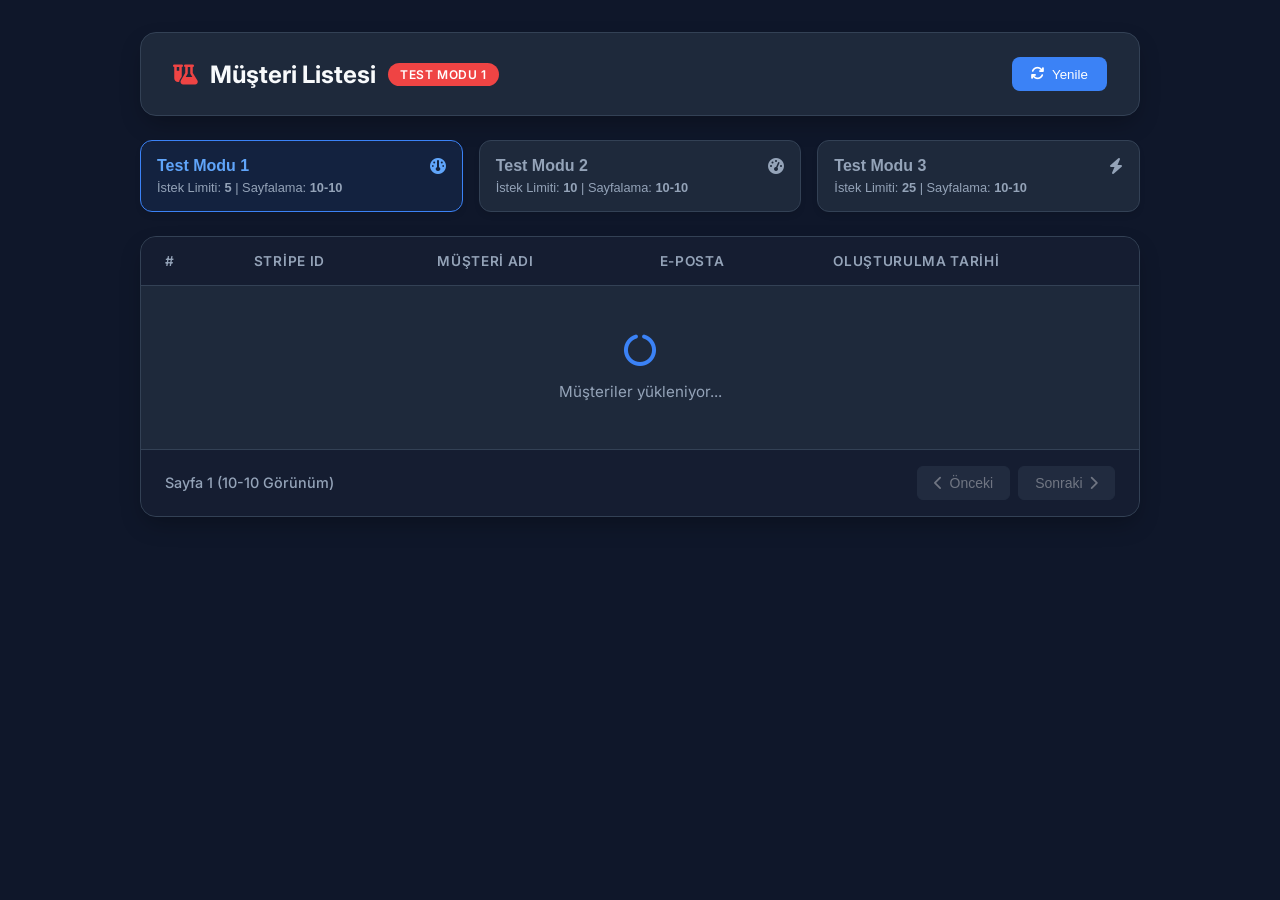
<file: stripe-rest-api/api/templates/test_mode.html>
<!DOCTYPE html>
<html lang="tr">
<head>
    <meta charset="UTF-8">
    <meta name="viewport" content="width=device-width, initial-scale=1.0">
    <title>Test Modu — Müşteri Listesi</title>
    <link href="https://fonts.googleapis.com/css2?family=Inter:wght@300;400;500;600;700&display=swap" rel="stylesheet">
    <link rel="stylesheet" href="https://cdnjs.cloudflare.com/ajax/libs/font-awesome/6.4.0/css/all.min.css">
    <style>
        :root {
            --bg-color: #0f172a;
            --card-bg: #1e293b;
            --accent-color: #3b82f6;
            --accent-hover: #2563eb;
            --text-primary: #f8fafc;
            --text-secondary: #94a3b8;
            --border-color: #334155;
            --badge-bg: #0369a1;
            --badge-text: #e0f2fe;
        }

        * {
            box-sizing: border-box;
            margin: 0;
            padding: 0;
        }

        body {
            font-family: 'Inter', sans-serif;
            background-color: var(--bg-color);
            color: var(--text-primary);
            min-height: 100vh;
            display: flex;
            flex-direction: column;
            align-items: center;
            padding: 2rem;
        }

        .container {
            width: 100%;
            max-width: 1000px;
        }

        .header {
            display: flex;
            justify-content: space-between;
            align-items: center;
            margin-bottom: 1.5rem;
            background: var(--card-bg);
            padding: 1.5rem 2rem;
            border-radius: 1rem;
            border: 1px solid var(--border-color);
            box-shadow: 0 10px 25px -5px rgba(0, 0, 0, 0.3);
        }

        .header-title {
            display: flex;
            align-items: center;
            gap: 0.75rem;
        }

        .header-title h1 {
            font-size: 1.5rem;
            font-weight: 700;
        }

        .badge-test {
            background-color: #ef4444;
            color: #ffffff;
            font-size: 0.75rem;
            font-weight: 600;
            padding: 0.25rem 0.75rem;
            border-radius: 9999px;
            text-transform: uppercase;
            letter-spacing: 0.05em;
        }

        .btn-refresh {
            background-color: var(--accent-color);
            color: white;
            border: none;
            padding: 0.6rem 1.2rem;
            border-radius: 0.5rem;
            font-weight: 500;
            cursor: pointer;
            display: flex;
            align-items: center;
            gap: 0.5rem;
            transition: all 0.2s ease;
        }

        .btn-refresh:hover {
            background-color: var(--accent-hover);
            transform: translateY(-1px);
        }

        /* Mode Selector Navigation Tabs */
        .mode-tabs {
            display: grid;
            grid-template-columns: repeat(3, 1fr);
            gap: 1rem;
            margin-bottom: 1.5rem;
        }

        .tab-btn {
            background: var(--card-bg);
            border: 1px solid var(--border-color);
            border-radius: 0.75rem;
            padding: 1rem;
            color: var(--text-secondary);
            cursor: pointer;
            text-align: left;
            transition: all 0.2s ease;
            box-shadow: 0 4px 6px -1px rgba(0, 0, 0, 0.1);
        }

        .tab-btn:hover {
            border-color: var(--accent-color);
            color: var(--text-primary);
        }

        .tab-btn.active {
            background: rgba(59, 130, 246, 0.1);
            border-color: var(--accent-color);
            color: var(--text-primary);
        }

        .tab-btn .tab-title {
            font-weight: 700;
            font-size: 1rem;
            margin-bottom: 0.3rem;
            display: flex;
            align-items: center;
            justify-content: space-between;
        }

        .tab-btn.active .tab-title {
            color: #60a5fa;
        }

        .tab-btn .tab-meta {
            font-size: 0.8rem;
            color: var(--text-secondary);
        }

        .card {
            background: var(--card-bg);
            border-radius: 1rem;
            border: 1px solid var(--border-color);
            overflow: hidden;
            box-shadow: 0 10px 25px -5px rgba(0, 0, 0, 0.3);
        }

        .table-responsive {
            width: 100%;
            overflow-x: auto;
        }

        table {
            width: 100%;
            border-collapse: collapse;
            text-align: left;
        }

        th {
            background-color: rgba(15, 23, 42, 0.6);
            color: var(--text-secondary);
            font-size: 0.85rem;
            font-weight: 600;
            text-transform: uppercase;
            letter-spacing: 0.05em;
            padding: 1rem 1.5rem;
            border-bottom: 1px solid var(--border-color);
        }

        td {
            padding: 1rem 1.5rem;
            border-bottom: 1px solid var(--border-color);
            color: var(--text-primary);
            font-size: 0.95rem;
        }

        tr:last-child td {
            border-bottom: none;
        }

        tr:hover td {
            background-color: rgba(255, 255, 255, 0.02);
        }

        .stripe-id {
            font-family: monospace;
            background: rgba(59, 130, 246, 0.1);
            color: #60a5fa;
            padding: 0.2rem 0.5rem;
            border-radius: 0.25rem;
            font-size: 0.85rem;
        }

        .loading-state, .empty-state {
            text-align: center;
            padding: 3rem 1.5rem;
            color: var(--text-secondary);
        }

        .loading-state i {
            font-size: 2rem;
            margin-bottom: 1rem;
            color: var(--accent-color);
        }

        /* Pagination Bar Styles */
        .pagination-bar {
            display: flex;
            justify-content: space-between;
            align-items: center;
            padding: 1rem 1.5rem;
            background-color: rgba(15, 23, 42, 0.6);
            border-top: 1px solid var(--border-color);
        }

        .page-info {
            color: var(--text-secondary);
            font-size: 0.9rem;
            font-weight: 500;
        }

        .pagination-buttons {
            display: flex;
            gap: 0.5rem;
        }

        .btn-page {
            background-color: #334155;
            color: var(--text-primary);
            border: 1px solid var(--border-color);
            padding: 0.5rem 1rem;
            border-radius: 0.375rem;
            font-size: 0.875rem;
            font-weight: 500;
            cursor: pointer;
            display: flex;
            align-items: center;
            gap: 0.4rem;
            transition: all 0.2s ease;
        }

        .btn-page:hover:not(:disabled) {
            background-color: var(--accent-color);
            border-color: var(--accent-color);
        }

        .btn-page:disabled {
            opacity: 0.4;
            cursor: not-allowed;
        }
    </style>
</head>
<body>
    <div class="container">
        <!-- Header -->
        <div class="header">
            <div class="header-title">
                <i class="fa-solid fa-flask-vial fa-lg" style="color: #ef4444;"></i>
                <h1>Müşteri Listesi</h1>
                <span class="badge-test" id="mode-badge">Test Modu 1</span>
            </div>
            <button class="btn-refresh" onclick="resetAndFetch()">
                <i class="fa-solid fa-arrows-rotate"></i> Yenile
            </button>
        </div>

        <!-- 3 Test Modu Seçim Sekmeleri -->
        <div class="mode-tabs">
            <button class="tab-btn active" id="tab-mode-1" onclick="switchMode(1)">
                <div class="tab-title">
                    <span>Test Modu 1</span>
                    <i class="fa-solid fa-gauge"></i>
                </div>
                <div class="tab-meta">İstek Limiti: <strong>5</strong> | Sayfalama: <strong>10-10</strong></div>
            </button>

            <button class="tab-btn" id="tab-mode-2" onclick="switchMode(2)">
                <div class="tab-title">
                    <span>Test Modu 2</span>
                    <i class="fa-solid fa-gauge-high"></i>
                </div>
                <div class="tab-meta">İstek Limiti: <strong>10</strong> | Sayfalama: <strong>10-10</strong></div>
            </button>

            <button class="tab-btn" id="tab-mode-3" onclick="switchMode(3)">
                <div class="tab-title">
                    <span>Test Modu 3</span>
                    <i class="fa-solid fa-bolt"></i>
                </div>
                <div class="tab-meta">İstek Limiti: <strong>25</strong> | Sayfalama: <strong>10-10</strong></div>
            </button>
        </div>

        <!-- Müşteri Listesi Kartı -->
        <div class="card">
            <div class="table-responsive">
                <table>
                    <thead>
                        <tr>
                            <th>#</th>
                            <th>Stripe ID</th>
                            <th>Müşteri Adı</th>
                            <th>E-Posta</th>
                            <th>Oluşturulma Tarihi</th>
                        </tr>
                    </thead>
                    <tbody id="customers-tbody">
                        <tr>
                            <td colspan="5" class="loading-state">
                                <i class="fa-solid fa-circle-notch fa-spin"></i>
                                <p>Müşteriler yükleniyor...</p>
                            </td>
                        </tr>
                    </tbody>
                </table>
            </div>

            <!-- 10'ar 10'ar Sayfalama Barı -->
            <div class="pagination-bar">
                <span id="page-info" class="page-info">Sayfa 1 (10-10 Görünüm)</span>
                <div class="pagination-buttons">
                    <button id="btn-prev" class="btn-page" onclick="prevPage()" disabled>
                        <i class="fa-solid fa-chevron-left"></i> Önceki
                    </button>
                    <button id="btn-next" class="btn-page" onclick="nextPage()" disabled>
                        Sonraki <i class="fa-solid fa-chevron-right"></i>
                    </button>
                </div>
            </div>
        </div>
    </div>

    <script>
        const MODE_LIMITS = { 1: 5, 2: 10, 3: 25 };
        const UI_PAGE_SIZE = 10;

        let activeMode = {{ mode_id|default(1) }};
        let currentPage = 1;
        
        // Mode-specific state storage
        let loadedItems = [];
        let cursorHistory = [null];
        let hasMoreAPI = false;

        function updateTabUI() {
            document.querySelectorAll('.tab-btn').forEach(btn => btn.classList.remove('active'));
            const activeTab = document.getElementById(`tab-mode-${activeMode}`);
            if (activeTab) activeTab.classList.add('active');
            
            const modeBadge = document.getElementById('mode-badge');
            if (modeBadge) modeBadge.textContent = `Test Modu ${activeMode} (Limit: ${MODE_LIMITS[activeMode]})`;
        }

        function switchMode(modeId) {
            if (MODE_LIMITS[modeId]) {
                activeMode = modeId;
                updateTabUI();
                resetAndFetch();
            }
        }

        async function fetchTestCustomers() {
            const tbody = document.getElementById('customers-tbody');
            const btnPrev = document.getElementById('btn-prev');
            const btnNext = document.getElementById('btn-next');
            const pageInfo = document.getElementById('page-info');

            btnPrev.disabled = true;
            btnNext.disabled = true;

            const apiLimit = MODE_LIMITS[activeMode];

            tbody.innerHTML = `
                <tr>
                    <td colspan="5" class="loading-state">
                        <i class="fa-solid fa-circle-notch fa-spin"></i>
                        <p>Test Modu ${activeMode} (İstek Limiti: ${apiLimit}) — Yükleniyor...</p>
                    </td>
                </tr>
            `;

            try {
                // UI sayfa 10-10 görüntüler. Gereken kayıt sayısına ulaşılana kadar API istek limitine göre çekim yapılır.
                const neededCount = currentPage * UI_PAGE_SIZE;
                
                while (loadedItems.length < neededCount) {
                    const lastItem = loadedItems.length > 0 ? loadedItems[loadedItems.length - 1] : null;
                    const cursor = lastItem ? lastItem.id : null;
                    
                    let url = `/api/customers?limit=${apiLimit}`;
                    if (cursor) url += `&starting_after=${cursor}`;

                    const res = await fetch(url);
                    if (!res.ok) throw new Error('Müşteri listesi çekilemedi.');
                    const result = await res.json();
                    
                    const newItems = result.data || [];
                    hasMoreAPI = result.has_more || false;
                    
                    if (newItems.length === 0) break;
                    
                    loadedItems.push(...newItems);
                    if (!hasMoreAPI) break;
                }

                // UI sayfalama dilimini kes (10-10)
                const startIndex = (currentPage - 1) * UI_PAGE_SIZE;
                const pageItems = loadedItems.slice(startIndex, startIndex + UI_PAGE_SIZE);

                if (pageItems.length === 0) {
                    tbody.innerHTML = `
                        <tr>
                            <td colspan="5" class="empty-state">
                                <p>Henüz gösterilecek müşteri bulunmuyor.</p>
                            </td>
                        </tr>
                    `;
                    pageInfo.textContent = `Sayfa ${currentPage} (Test Modu ${activeMode})`;
                    btnPrev.disabled = currentPage === 1;
                    btnNext.disabled = true;
                    return;
                }

                // Tabloyu render et
                tbody.innerHTML = pageItems.map((cust, index) => {
                    const dateStr = cust.created 
                        ? new Date(cust.created * 1000).toLocaleString('tr-TR')
                        : '-';
                    return `
                        <tr>
                            <td>${startIndex + index + 1}</td>
                            <td><span class="stripe-id">${cust.id}</span></td>
                            <td><strong>${cust.name || 'Bilinmiyor'}</strong></td>
                            <td>${cust.email || '-'}</td>
                            <td>${dateStr}</td>
                        </tr>
                    `;
                }).join('');

                const hasNextPage = (loadedItems.length > startIndex + UI_PAGE_SIZE) || hasMoreAPI;

                pageInfo.textContent = `Sayfa ${currentPage} (${pageItems.length} Kayıt / 10-10 Görünüm | İstek Limiti: ${apiLimit})`;
                btnPrev.disabled = currentPage === 1;
                btnNext.disabled = !hasNextPage;

            } catch (err) {
                tbody.innerHTML = `
                    <tr>
                        <td colspan="5" class="empty-state" style="color: #f87171;">
                            <p>⚠️ Hata: ${err.message}</p>
                        </td>
                    </tr>
                `;
                pageInfo.textContent = `Sayfa ${currentPage}`;
                btnPrev.disabled = currentPage === 1;
                btnNext.disabled = true;
            }
        }

        function nextPage() {
            currentPage++;
            fetchTestCustomers();
        }

        function prevPage() {
            if (currentPage > 1) {
                currentPage--;
                fetchTestCustomers();
            }
        }

        function resetAndFetch() {
            currentPage = 1;
            loadedItems = [];
            hasMoreAPI = false;
            fetchTestCustomers();
        }

        document.addEventListener('DOMContentLoaded', () => {
            updateTabUI();
            fetchTestCustomers();
        });
    </script>
</body>
</html>
</file>
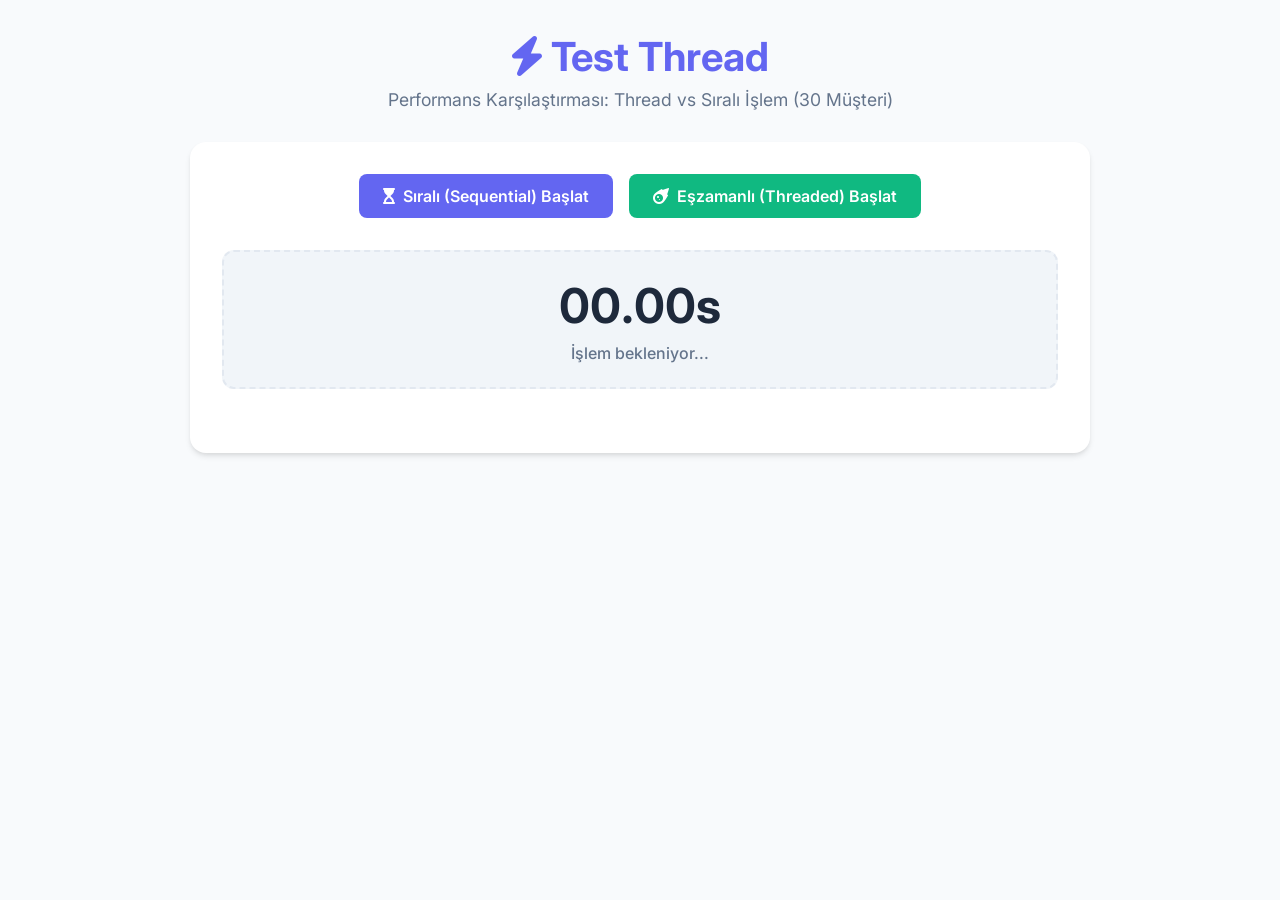
<file: stripe-rest-api/api/templates/test_thread.html>
<!DOCTYPE html>
<html lang="tr">
<head>
    <meta charset="UTF-8">
    <meta name="viewport" content="width=device-width, initial-scale=1.0">
    <title>Test Thread - Performans Analizi</title>
    <!-- Modern Fonts -->
    <link href="https://fonts.googleapis.com/css2?family=Inter:wght@400;500;600;700&display=swap" rel="stylesheet">
    <!-- Font Awesome for Icons -->
    <link rel="stylesheet" href="https://cdnjs.cloudflare.com/ajax/libs/font-awesome/6.0.0/css/all.min.css">
    
    <style>
        :root {
            --primary: #6366f1;
            --primary-hover: #4f46e5;
            --secondary: #10b981;
            --secondary-hover: #059669;
            --danger: #ef4444;
            --danger-hover: #dc2626;
            --bg-color: #f8fafc;
            --card-bg: #ffffff;
            --text-main: #1e293b;
            --text-muted: #64748b;
            --border: #e2e8f0;
        }

        * {
            margin: 0;
            padding: 0;
            box-sizing: border-box;
            font-family: 'Inter', sans-serif;
        }

        body {
            background-color: var(--bg-color);
            color: var(--text-main);
            min-height: 100vh;
            display: flex;
            flex-direction: column;
            align-items: center;
            padding: 2rem;
        }

        .container {
            width: 100%;
            max-width: 900px;
        }

        .header {
            text-align: center;
            margin-bottom: 2rem;
        }

        .header h1 {
            font-size: 2.5rem;
            font-weight: 700;
            color: var(--primary);
            margin-bottom: 0.5rem;
        }

        .header p {
            color: var(--text-muted);
            font-size: 1.1rem;
        }

        .card {
            background: var(--card-bg);
            border-radius: 16px;
            box-shadow: 0 4px 6px -1px rgba(0, 0, 0, 0.1), 0 2px 4px -1px rgba(0, 0, 0, 0.06);
            padding: 2rem;
            margin-bottom: 2rem;
        }

        .controls {
            display: flex;
            gap: 1rem;
            justify-content: center;
            flex-wrap: wrap;
            margin-bottom: 2rem;
        }

        .btn {
            border: none;
            padding: 0.75rem 1.5rem;
            font-size: 1rem;
            font-weight: 600;
            border-radius: 8px;
            cursor: pointer;
            transition: all 0.2s ease;
            display: flex;
            align-items: center;
            gap: 0.5rem;
            color: white;
        }

        .btn:disabled {
            opacity: 0.5;
            cursor: not-allowed;
        }

        .btn-seq { background-color: var(--primary); }
        .btn-seq:hover:not(:disabled) { background-color: var(--primary-hover); transform: translateY(-2px); }
        
        .btn-thread { background-color: var(--secondary); }
        .btn-thread:hover:not(:disabled) { background-color: var(--secondary-hover); transform: translateY(-2px); }
        
        .btn-delete { background-color: var(--danger); display: none; }
        .btn-delete:hover:not(:disabled) { background-color: var(--danger-hover); transform: translateY(-2px); }

        .stopwatch-container {
            text-align: center;
            margin-bottom: 2rem;
            padding: 1.5rem;
            background: #f1f5f9;
            border-radius: 12px;
            border: 2px dashed var(--border);
        }

        .stopwatch {
            font-size: 3rem;
            font-weight: 700;
            font-variant-numeric: tabular-nums;
            color: var(--text-main);
        }

        .status-text {
            margin-top: 0.5rem;
            font-size: 1rem;
            font-weight: 500;
            color: var(--text-muted);
        }

        .results-container {
            display: none;
        }
        
        .results-header {
            display: flex;
            justify-content: space-between;
            align-items: center;
            margin-bottom: 1rem;
            padding-bottom: 0.5rem;
            border-bottom: 1px solid var(--border);
        }

        .table-wrapper {
            max-height: 400px;
            overflow-y: auto;
            border-radius: 8px;
            border: 1px solid var(--border);
        }

        table {
            width: 100%;
            border-collapse: collapse;
        }

        th, td {
            padding: 1rem;
            text-align: left;
            border-bottom: 1px solid var(--border);
        }

        th {
            background: #f8fafc;
            font-weight: 600;
            color: var(--text-muted);
            position: sticky;
            top: 0;
            z-index: 10;
        }

        tr:last-child td {
            border-bottom: none;
        }

        .badge {
            padding: 0.25rem 0.75rem;
            border-radius: 9999px;
            font-size: 0.875rem;
            font-weight: 500;
        }

        .badge-success { background: #d1fae5; color: #065f46; }
        .badge-error { background: #fee2e2; color: #991b1b; }

        /* Spinner Animation */
        @keyframes spin { 100% { transform: rotate(360deg); } }
        .fa-spinner { animation: spin 1s linear infinite; }

    </style>
</head>
<body>

    <div class="container">
        <div class="header">
            <h1><i class="fa-solid fa-bolt"></i> Test Thread</h1>
            <p>Performans Karşılaştırması: Thread vs Sıralı İşlem (30 Müşteri)</p>
        </div>

        <div class="card">
            <div class="controls">
                <button id="btnSeq" class="btn btn-seq" onclick="runTest('sequential')">
                    <i class="fa-solid fa-hourglass-start"></i> Sıralı (Sequential) Başlat
                </button>
                <button id="btnThread" class="btn btn-thread" onclick="runTest('threaded')">
                    <i class="fa-solid fa-meteor"></i> Eşzamanlı (Threaded) Başlat
                </button>
                <button id="btnDelete" class="btn btn-delete" onclick="deleteCustomers()">
                    <i class="fa-solid fa-trash-can"></i> Eklenenleri Sil
                </button>
            </div>

            <div class="stopwatch-container">
                <div class="stopwatch" id="stopwatch">00.00s</div>
                <div class="status-text" id="statusText">İşlem bekleniyor...</div>
            </div>

            <div class="results-container" id="resultsContainer">
                <div class="results-header">
                    <h3>Sonuçlar</h3>
                    <span class="badge badge-success" id="resultSummary">0 Başarılı</span>
                </div>
                <div class="table-wrapper">
                    <table>
                        <thead>
                            <tr>
                                <th>#</th>
                                <th>Stripe ID</th>
                                <th>İsim</th>
                                <th>Email</th>
                                <th>Durum</th>
                            </tr>
                        </thead>
                        <tbody id="resultsBody">
                            <!-- Results will be injected here -->
                        </tbody>
                    </table>
                </div>
            </div>
        </div>
    </div>

    <script>
        let timerInterval;
        let startTime;
        let activeCustomerIds = [];

        const btnSeq = document.getElementById('btnSeq');
        const btnThread = document.getElementById('btnThread');
        const btnDelete = document.getElementById('btnDelete');
        const stopwatchEl = document.getElementById('stopwatch');
        const statusTextEl = document.getElementById('statusText');
        const resultsContainer = document.getElementById('resultsContainer');
        const resultsBody = document.getElementById('resultsBody');
        const resultSummary = document.getElementById('resultSummary');

        function formatTime(ms) {
            return (ms / 1000).toFixed(2) + 's';
        }

        function startTimer() {
            startTime = Date.now();
            stopwatchEl.innerText = "00.00s";
            stopwatchEl.style.color = "var(--text-main)";
            
            timerInterval = setInterval(() => {
                const elapsed = Date.now() - startTime;
                stopwatchEl.innerText = formatTime(elapsed);
            }, 10);
        }

        function stopTimer() {
            clearInterval(timerInterval);
        }

        function setButtonsState(disabled) {
            btnSeq.disabled = disabled;
            btnThread.disabled = disabled;
            btnDelete.disabled = disabled;
        }

        async function runTest(mode) {
            setButtonsState(true);
            resultsContainer.style.display = 'none';
            btnDelete.style.display = 'none';
            activeCustomerIds = [];
            resultsBody.innerHTML = '';
            
            const isThreaded = mode === 'threaded';
            statusTextEl.innerHTML = `<i class="fa-solid fa-spinner"></i> 30 müşteri ${isThreaded ? 'eşzamanlı' : 'sıralı'} olarak oluşturuluyor...`;
            
            const originalIconSeq = btnSeq.innerHTML;
            const originalIconThread = btnThread.innerHTML;
            
            if (isThreaded) btnThread.innerHTML = '<i class="fa-solid fa-spinner"></i> İşleniyor...';
            else btnSeq.innerHTML = '<i class="fa-solid fa-spinner"></i> İşleniyor...';

            startTimer();

            try {
                const endpoint = `/api/test-thread/run-${mode}`;
                const response = await fetch(endpoint, {
                    method: 'POST',
                    headers: { 'Content-Type': 'application/json' }
                });
                
                const data = await response.json();
                stopTimer();
                
                if (data.success) {
                    // Update stopwatch to exact server-side elapsed time for accuracy
                    stopwatchEl.innerText = data.elapsed_seconds.toFixed(2) + 's';
                    stopwatchEl.style.color = isThreaded ? "var(--secondary)" : "var(--primary)";
                    statusTextEl.innerHTML = `<i class="fa-solid fa-check-circle"></i> İşlem tamamlandı! Toplam süre: ${data.elapsed_seconds} saniye.`;
                    
                    renderResults(data.results);
                } else {
                    statusTextEl.innerHTML = `<i class="fa-solid fa-triangle-exclamation"></i> Bir hata oluştu.`;
                }

            } catch (error) {
                stopTimer();
                statusTextEl.innerHTML = `<i class="fa-solid fa-triangle-exclamation"></i> Ağ hatası: ${error.message}`;
            } finally {
                setButtonsState(false);
                btnSeq.innerHTML = originalIconSeq;
                btnThread.innerHTML = originalIconThread;
            }
        }

        function renderResults(results) {
            resultsBody.innerHTML = '';
            let successCount = 0;

            results.forEach((res, index) => {
                const tr = document.createElement('tr');
                const isSuccess = res && res.id;
                
                if (isSuccess) {
                    successCount++;
                    activeCustomerIds.push(res.id);
                }

                tr.innerHTML = `
                    <td>${index + 1}</td>
                    <td>${isSuccess ? res.id : '-'}</td>
                    <td>${isSuccess ? res.name : '-'}</td>
                    <td>${isSuccess ? res.email : '-'}</td>
                    <td>
                        <span class="badge ${isSuccess ? 'badge-success' : 'badge-error'}">
                            ${isSuccess ? 'Başarılı' : 'Başarısız'}
                        </span>
                    </td>
                `;
                resultsBody.appendChild(tr);
            });

            resultSummary.innerText = `${successCount} Başarılı / ${results.length} Toplam`;
            resultsContainer.style.display = 'block';
            
            if (activeCustomerIds.length > 0) {
                btnDelete.style.display = 'flex';
            }
        }

        async function deleteCustomers() {
            if (activeCustomerIds.length === 0) return;
            
            if (!confirm(`Eklenen ${activeCustomerIds.length} müşteri silinecek. Emin misiniz?`)) return;

            setButtonsState(true);
            statusTextEl.innerHTML = `<i class="fa-solid fa-spinner"></i> Müşteriler siliniyor...`;
            
            const originalIcon = btnDelete.innerHTML;
            btnDelete.innerHTML = '<i class="fa-solid fa-spinner"></i> Siliniyor...';

            startTimer();

            try {
                const response = await fetch('/api/test-thread/delete', {
                    method: 'POST',
                    headers: { 'Content-Type': 'application/json' },
                    body: JSON.stringify({ customer_ids: activeCustomerIds })
                });
                
                const data = await response.json();
                stopTimer();
                
                if (data.success) {
                    statusTextEl.innerHTML = `<i class="fa-solid fa-check-circle"></i> Tüm müşteriler başarıyla silindi.`;
                    stopwatchEl.style.color = "var(--danger)";
                    activeCustomerIds = [];
                    btnDelete.style.display = 'none';
                    resultsContainer.style.display = 'none';
                } else {
                    statusTextEl.innerHTML = `<i class="fa-solid fa-triangle-exclamation"></i> Silme hatası.`;
                }

            } catch (error) {
                stopTimer();
                statusTextEl.innerHTML = `<i class="fa-solid fa-triangle-exclamation"></i> Ağ hatası: ${error.message}`;
            } finally {
                setButtonsState(false);
                btnDelete.innerHTML = originalIcon;
            }
        }
    </script>
</body>
</html>
</file>
